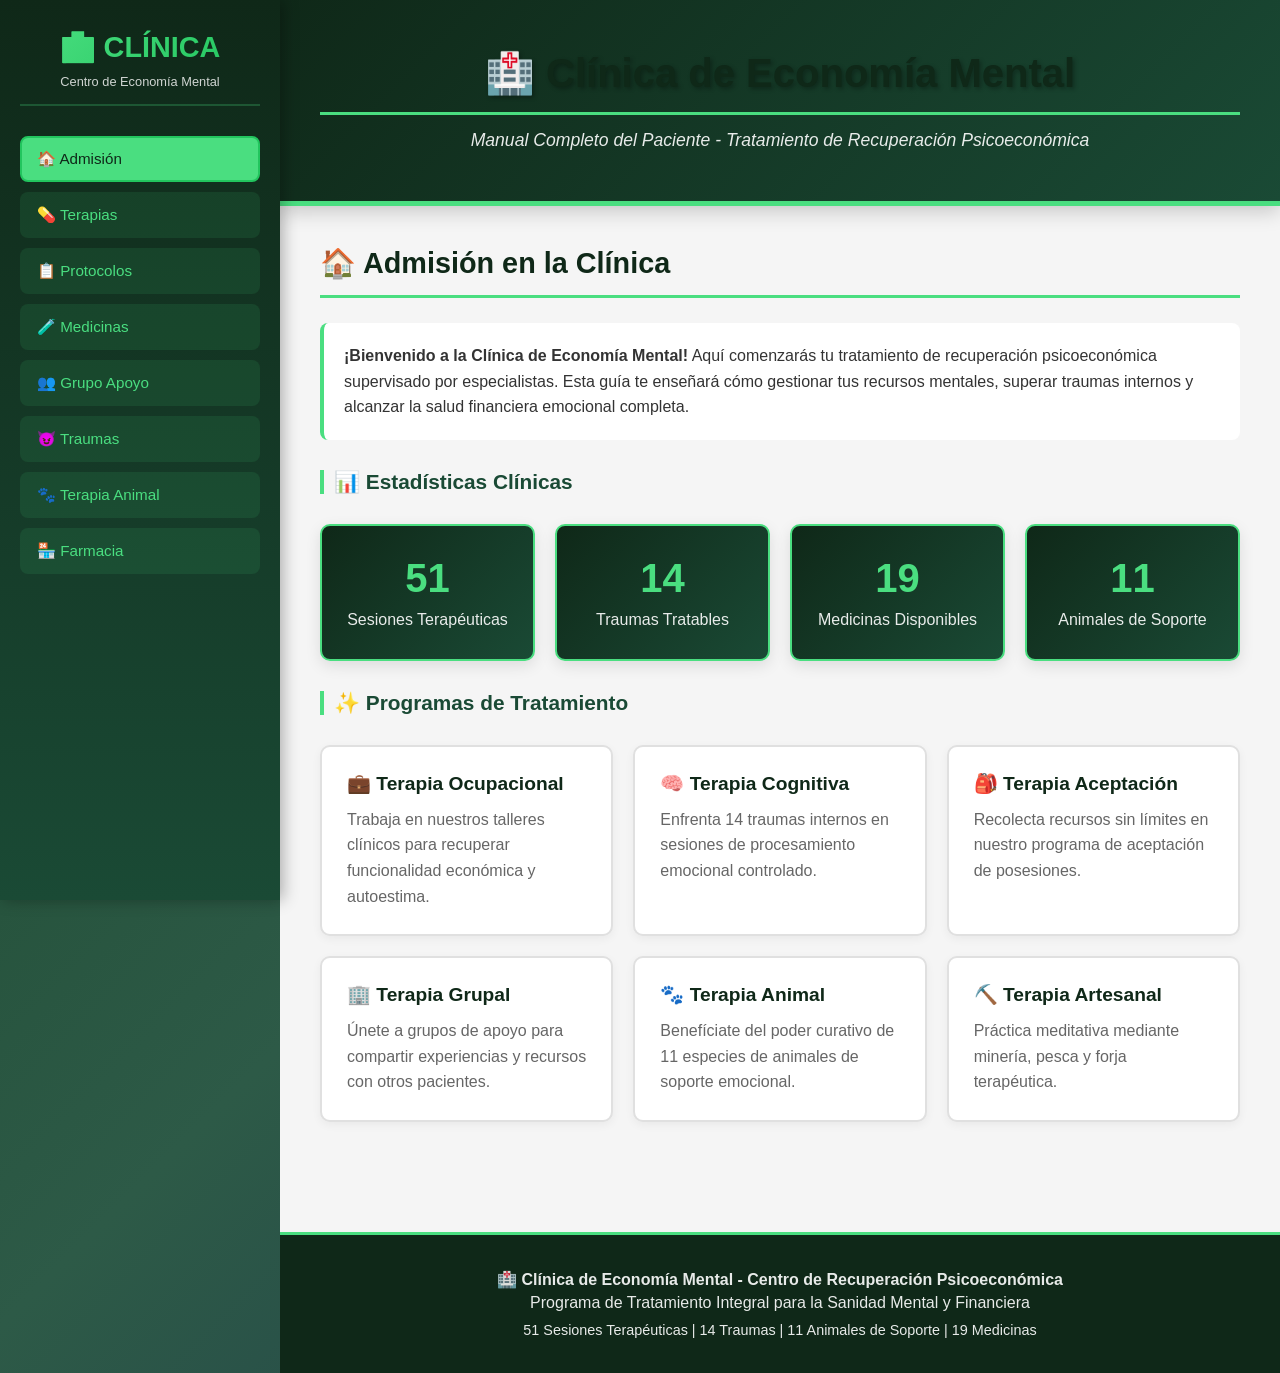
<file: wiki.html>
<!DOCTYPE html>
<html lang="es">
<head>
    <meta charset="UTF-8">
    <meta name="viewport" content="width=device-width, initial-scale=1.0">
    <title>🏥 Clínica de Economía Mental - Manual del Paciente</title>
    <style>
        * {
            margin: 0;
            padding: 0;
            box-sizing: border-box;
        }
        
        body {
            font-family: 'Segoe UI', Tahoma, Geneva, Verdana, sans-serif;
            background: linear-gradient(135deg, #1a472a 0%, #2d5a47 50%, #1f3a4c 100%);
            color: #333;
            min-height: 100vh;
            padding: 0;
        }
        
        .container {
            display: flex;
            min-height: 100vh;
        }
        
        .sidebar {
            width: 280px;
            background: linear-gradient(180deg, #0f2818 0%, #1a4a35 100%);
            color: white;
            padding: 30px 20px;
            position: fixed;
            height: 100vh;
            overflow-y: auto;
            box-shadow: 3px 0 15px rgba(0,0,0,0.3);
        }
        
        .sidebar h1 {
            font-size: 1.8em;
            margin-bottom: 10px;
            text-align: center;
            background: linear-gradient(135deg, #4ade80, #22c55e);
            -webkit-background-clip: text;
            -webkit-text-fill-color: transparent;
            background-clip: text;
        }
        
        .sidebar p {
            text-align: center;
            font-size: 0.8em;
            opacity: 0.8;
            margin-bottom: 30px;
            border-bottom: 2px solid rgba(74, 222, 128, 0.3);
            padding-bottom: 15px;
        }
        
        .sidebar-nav {
            display: flex;
            flex-direction: column;
            gap: 10px;
        }
        
        .sidebar-btn {
            background: rgba(74, 222, 128, 0.1);
            border: 2px solid transparent;
            color: #4ade80;
            padding: 12px 15px;
            border-radius: 8px;
            cursor: pointer;
            font-size: 0.95em;
            transition: all 0.3s;
            text-align: left;
            font-weight: 500;
        }
        
        .sidebar-btn:hover {
            background: rgba(74, 222, 128, 0.2);
            border-color: #4ade80;
            transform: translateX(5px);
        }
        
        .sidebar-btn.active {
            background: #4ade80;
            color: #0f2818;
            border-color: #22c55e;
        }
        
        .main {
            margin-left: 280px;
            flex: 1;
            background: #f5f5f5;
        }
        
        header {
            background: linear-gradient(135deg, #0f2818 0%, #1a4a35 100%);
            color: white;
            padding: 50px 40px;
            text-align: center;
            border-bottom: 5px solid #4ade80;
            box-shadow: 0 5px 20px rgba(0,0,0,0.2);
        }
        
        header h2 {
            font-size: 2.5em;
            margin-bottom: 15px;
            text-shadow: 2px 2px 4px rgba(0,0,0,0.3);
        }
        
        header p {
            font-size: 1.1em;
            opacity: 0.9;
            font-style: italic;
        }
        
        .content {
            padding: 40px;
            max-width: 1200px;
        }
        
        .section {
            display: none;
            animation: fadeIn 0.3s ease-in;
        }
        
        .section.active {
            display: block;
        }
        
        @keyframes fadeIn {
            from {
                opacity: 0;
                transform: translateY(10px);
            }
            to {
                opacity: 1;
                transform: translateY(0);
            }
        }
        
        h2 {
            color: #0f2818;
            margin-bottom: 25px;
            padding-bottom: 15px;
            border-bottom: 3px solid #4ade80;
            font-size: 1.8em;
        }
        
        h3 {
            color: #1a4a35;
            margin-top: 30px;
            margin-bottom: 15px;
            font-size: 1.3em;
            padding-left: 10px;
            border-left: 4px solid #4ade80;
        }
        
        .intro-text {
            background: white;
            padding: 20px;
            border-radius: 8px;
            border-left: 4px solid #4ade80;
            margin-bottom: 20px;
            line-height: 1.6;
        }
        
        .stats-grid {
            display: grid;
            grid-template-columns: repeat(auto-fit, minmax(200px, 1fr));
            gap: 20px;
            margin: 30px 0;
        }
        
        .stat-card {
            background: linear-gradient(135deg, #0f2818 0%, #1a4a35 100%);
            color: white;
            padding: 30px 20px;
            border-radius: 10px;
            text-align: center;
            border: 2px solid #4ade80;
            transition: all 0.3s;
            box-shadow: 0 5px 15px rgba(0,0,0,0.1);
        }
        
        .stat-card:hover {
            transform: translateY(-5px);
            box-shadow: 0 10px 25px rgba(74, 222, 128, 0.2);
        }
        
        .stat-card .number {
            font-size: 2.5em;
            font-weight: bold;
            color: #4ade80;
            margin-bottom: 10px;
        }
        
        .stat-card .label {
            font-size: 1em;
            opacity: 0.9;
        }
        
        .features {
            display: grid;
            grid-template-columns: repeat(auto-fit, minmax(280px, 1fr));
            gap: 20px;
            margin: 30px 0;
        }
        
        .feature-card {
            background: white;
            border: 2px solid #e0e0e0;
            padding: 25px;
            border-radius: 10px;
            transition: all 0.3s;
            box-shadow: 0 3px 10px rgba(0,0,0,0.05);
        }
        
        .feature-card:hover {
            border-color: #4ade80;
            box-shadow: 0 8px 20px rgba(74, 222, 128, 0.15);
            transform: translateY(-3px);
        }
        
        .feature-card h4 {
            color: #0f2818;
            margin-bottom: 12px;
            font-size: 1.2em;
        }
        
        .feature-card p {
            color: #666;
            line-height: 1.6;
        }
        
        .command {
            background: white;
            padding: 18px;
            margin: 15px 0;
            border-left: 4px solid #4ade80;
            border-radius: 6px;
            box-shadow: 0 2px 8px rgba(0,0,0,0.05);
        }
        
        .command strong {
            color: #0f2818;
            font-size: 1.05em;
        }
        
        .command-desc {
            color: #666;
            margin-top: 8px;
            font-size: 0.95em;
            line-height: 1.5;
        }
        
        .alert-box {
            background: linear-gradient(135deg, #fff3cd, #ffe8a1);
            border: 2px solid #ffc107;
            padding: 20px;
            border-radius: 8px;
            margin: 20px 0;
        }
        
        .alert-box strong {
            color: #cc8800;
        }
        
        .highlight {
            background: rgba(74, 222, 128, 0.1);
            padding: 15px;
            border-radius: 6px;
            border-left: 3px solid #4ade80;
            margin: 15px 0;
        }
        
        .boss-grid {
            display: grid;
            grid-template-columns: repeat(auto-fill, minmax(300px, 1fr));
            gap: 20px;
            margin: 20px 0;
        }
        
        .boss-card {
            background: white;
            border: 3px solid #e0e0e0;
            border-radius: 10px;
            padding: 20px;
            box-shadow: 0 3px 10px rgba(0,0,0,0.1);
        }
        
        .boss-card.mini {
            border-color: #4ade80;
        }
        
        .boss-card.boss {
            border-color: #ffc107;
        }
        
        .boss-card.especial {
            border-color: #ff6b6b;
        }
        
        .boss-card h4 {
            color: #0f2818;
            margin-bottom: 12px;
            font-size: 1.2em;
        }
        
        .boss-stat {
            display: flex;
            justify-content: space-between;
            padding: 8px 0;
            border-bottom: 1px solid #eee;
            font-size: 0.95em;
        }
        
        .boss-stat:last-child {
            border-bottom: none;
        }
        
        .boss-stat strong {
            color: #0f2818;
        }
        
        .pet-grid {
            display: grid;
            grid-template-columns: repeat(auto-fill, minmax(250px, 1fr));
            gap: 15px;
            margin: 20px 0;
        }
        
        .pet-card {
            background: white;
            border: 2px solid #e0e0e0;
            border-radius: 8px;
            padding: 15px;
            text-align: center;
        }
        
        .pet-emoji {
            font-size: 3em;
            margin: 10px 0;
        }
        
        .pet-name {
            font-weight: bold;
            color: #0f2818;
            margin-bottom: 5px;
        }
        
        .pet-rarity {
            font-size: 0.9em;
            color: #666;
            margin-bottom: 8px;
        }
        
        .pet-price {
            color: #4ade80;
            font-weight: bold;
            font-size: 1.1em;
        }
        
        .item-grid {
            display: grid;
            grid-template-columns: repeat(auto-fill, minmax(280px, 1fr));
            gap: 15px;
            margin: 20px 0;
        }
        
        .item-card {
            background: white;
            border: 2px solid #e0e0e0;
            border-radius: 8px;
            padding: 15px;
        }
        
        .item-name {
            font-weight: bold;
            color: #0f2818;
            margin-bottom: 8px;
            font-size: 1.05em;
        }
        
        .item-info {
            font-size: 0.9em;
            color: #666;
            margin-bottom: 5px;
        }
        
        .item-effect {
            background: #f9f9f9;
            padding: 8px;
            border-radius: 4px;
            font-size: 0.9em;
            color: #555;
            margin-top: 8px;
        }
        
        .commands-grid {
            display: grid;
            grid-template-columns: repeat(auto-fill, minmax(300px, 1fr));
            gap: 15px;
            margin: 20px 0;
        }
        
        .cmd-card {
            background: white;
            border-left: 4px solid #4ade80;
            border-radius: 6px;
            padding: 15px;
            box-shadow: 0 2px 8px rgba(0,0,0,0.05);
        }
        
        .cmd-name {
            font-weight: bold;
            color: #0f2818;
            font-size: 1.05em;
            margin-bottom: 5px;
        }
        
        .cmd-desc {
            color: #666;
            font-size: 0.9em;
            line-height: 1.5;
        }
        
        footer {
            background: #0f2818;
            color: white;
            padding: 30px;
            text-align: center;
            border-top: 3px solid #4ade80;
            margin-top: 40px;
        }
        
        footer p {
            margin: 5px 0;
            opacity: 0.9;
        }
        
        @media (max-width: 768px) {
            .sidebar {
                position: relative;
                width: 100%;
                height: auto;
                padding: 20px;
                margin-bottom: 20px;
            }
            
            .main {
                margin-left: 0;
            }
            
            .container {
                flex-direction: column;
            }
            
            .sidebar-nav {
                display: grid;
                grid-template-columns: repeat(auto-fit, minmax(100px, 1fr));
            }
            
            header h2 {
                font-size: 1.8em;
            }
            
            .content {
                padding: 20px;
            }
        }
    </style>
</head>
<body>
    <div class="container">
        <!-- SIDEBAR -->
        <div class="sidebar">
            <h1>🏥 CLÍNICA</h1>
            <p>Centro de Economía Mental</p>
            
            <div class="sidebar-nav">
                <button class="sidebar-btn active" onclick="showSection('inicio')">🏠 Admisión</button>
                <button class="sidebar-btn" onclick="showSection('comandos')">💊 Terapias</button>
                <button class="sidebar-btn" onclick="showSection('sistema')">📋 Protocolos</button>
                <button class="sidebar-btn" onclick="showSection('items')">🧪 Medicinas</button>
                <button class="sidebar-btn" onclick="showSection('sociedad')">👥 Grupo Apoyo</button>
                <button class="sidebar-btn" onclick="showSection('bosses')">😈 Traumas</button>
                <button class="sidebar-btn" onclick="showSection('mascotas')">🐾 Terapia Animal</button>
                <button class="sidebar-btn" onclick="showSection('tienda')">🏪 Farmacia</button>
            </div>
        </div>
        
        <!-- MAIN CONTENT -->
        <div class="main">
            <header>
                <h2>🏥 Clínica de Economía Mental</h2>
                <p>Manual Completo del Paciente - Tratamiento de Recuperación Psicoeconómica</p>
            </header>
            
            <div class="content">
                <!-- INICIO -->
                <div id="inicio" class="section active">
                    <h2>🏠 Admisión en la Clínica</h2>
                    
                    <div class="intro-text">
                        <strong>¡Bienvenido a la Clínica de Economía Mental!</strong> 
                        Aquí comenzarás tu tratamiento de recuperación psicoeconómica supervisado por especialistas. 
                        Esta guía te enseñará cómo gestionar tus recursos mentales, superar traumas internos y alcanzar la salud financiera emocional completa.
                    </div>
                    
                    <h3>📊 Estadísticas Clínicas</h3>
                    <div class="stats-grid">
                        <div class="stat-card">
                            <div class="number">51</div>
                            <div class="label">Sesiones Terapéuticas</div>
                        </div>
                        <div class="stat-card">
                            <div class="number">14</div>
                            <div class="label">Traumas Tratables</div>
                        </div>
                        <div class="stat-card">
                            <div class="number">19</div>
                            <div class="label">Medicinas Disponibles</div>
                        </div>
                        <div class="stat-card">
                            <div class="number">11</div>
                            <div class="label">Animales de Soporte</div>
                        </div>
                    </div>
                    
                    <h3>✨ Programas de Tratamiento</h3>
                    <div class="features">
                        <div class="feature-card">
                            <h4>💼 Terapia Ocupacional</h4>
                            <p>Trabaja en nuestros talleres clínicos para recuperar funcionalidad económica y autoestima.</p>
                        </div>
                        <div class="feature-card">
                            <h4>🧠 Terapia Cognitiva</h4>
                            <p>Enfrenta 14 traumas internos en sesiones de procesamiento emocional controlado.</p>
                        </div>
                        <div class="feature-card">
                            <h4>🎒 Terapia Aceptación</h4>
                            <p>Recolecta recursos sin límites en nuestro programa de aceptación de posesiones.</p>
                        </div>
                        <div class="feature-card">
                            <h4>🏢 Terapia Grupal</h4>
                            <p>Únete a grupos de apoyo para compartir experiencias y recursos con otros pacientes.</p>
                        </div>
                        <div class="feature-card">
                            <h4>🐾 Terapia Animal</h4>
                            <p>Benefíciate del poder curativo de 11 especies de animales de soporte emocional.</p>
                        </div>
                        <div class="feature-card">
                            <h4>⛏️ Terapia Artesanal</h4>
                            <p>Práctica meditativa mediante minería, pesca y forja terapéutica.</p>
                        </div>
                    </div>
                </div>
                
                <!-- COMANDOS -->
                <div id="comandos" class="section">
                    <h2>💊 Sesiones Terapéuticas (51 Total)</h2>
                    
                    <h3>📋 Evaluación Psicológica</h3>
                    <div class="commands-grid">
                        <div class="cmd-card">
                            <div class="cmd-name">/profile</div>
                            <div class="cmd-desc">Historial médico, diagnóstico y estado de recuperación</div>
                        </div>
                        <div class="cmd-card">
                            <div class="cmd-name">/inventario</div>
                            <div class="cmd-desc">Ver todas tus posesiones terapéuticas</div>
                        </div>
                    </div>
                    
                    <h3>💰 Terapia de Empleo</h3>
                    <div class="commands-grid">
                        <div class="cmd-card">
                            <div class="cmd-name">/work</div>
                            <div class="cmd-desc">Sesión laboral (receso 10 min)</div>
                        </div>
                        <div class="cmd-card">
                            <div class="cmd-name">/jobs</div>
                            <div class="cmd-desc">Ver empleos de terapia disponibles</div>
                        </div>
                        <div class="cmd-card">
                            <div class="cmd-name">/apply</div>
                            <div class="cmd-desc">Solicitar empleo terapéutico</div>
                        </div>
                        <div class="cmd-card">
                            <div class="cmd-name">/setjob</div>
                            <div class="cmd-desc">Cambiar rol de empleo</div>
                        </div>
                    </div>
                    
                    <h3>🏪 Centro de Recursos</h3>
                    <div class="commands-grid">
                        <div class="cmd-card">
                            <div class="cmd-name">/shop</div>
                            <div class="cmd-desc">Farmacia clínica de medicinas</div>
                        </div>
                        <div class="cmd-card">
                            <div class="cmd-name">/buy</div>
                            <div class="cmd-desc">Comprar medicina específica</div>
                        </div>
                    </div>
                    
                    <h3>⚔️ Terapia de Trauma</h3>
                    <div class="commands-grid">
                        <div class="cmd-card">
                            <div class="cmd-name">/explore</div>
                            <div class="cmd-desc">Exploración del subconsciente (receso 25 seg)</div>
                        </div>
                        <div class="cmd-card">
                            <div class="cmd-name">/fight</div>
                            <div class="cmd-desc">Sesión de confrontación traumática (receso 2 min)</div>
                        </div>
                        <div class="cmd-card">
                            <div class="cmd-name">/bossinfo</div>
                            <div class="cmd-desc">Info del trauma activo</div>
                        </div>
                        <div class="cmd-card">
                            <div class="cmd-name">/rob</div>
                            <div class="cmd-desc">Terapia de confrontación social (receso 5 min)</div>
                        </div>
                        <div class="cmd-card">
                            <div class="cmd-name">/equip</div>
                            <div class="cmd-desc">Equipar instrumento terapéutico</div>
                        </div>
                    </div>
                    
                    <h3>🧪 Gestión de Medicinas</h3>
                    <div class="commands-grid">
                        <div class="cmd-card">
                            <div class="cmd-name">/use</div>
                            <div class="cmd-desc">Administrar medicina</div>
                        </div>
                        <div class="cmd-card">
                            <div class="cmd-name">/repair</div>
                            <div class="cmd-desc">Restaurar instrumento dañado</div>
                        </div>
                    </div>
                    
                    <h3>⛏️ Terapia Artesanal</h3>
                    <div class="commands-grid">
                        <div class="cmd-card">
                            <div class="cmd-name">/minar</div>
                            <div class="cmd-desc">Meditación de extracción (receso 30 seg)</div>
                        </div>
                        <div class="cmd-card">
                            <div class="cmd-name">/pescar</div>
                            <div class="cmd-desc">Terapia acuática (receso 40 seg)</div>
                        </div>
                        <div class="cmd-card">
                            <div class="cmd-name">/forjar</div>
                            <div class="cmd-desc">Crear instrumento terapéutico único</div>
                        </div>
                    </div>
                    
                    <h3>🐾 Programa Animal</h3>
                    <div class="commands-grid">
                        <div class="cmd-card">
                            <div class="cmd-name">/mi-mascota</div>
                            <div class="cmd-desc">Ver animal activo de soporte</div>
                        </div>
                        <div class="cmd-card">
                            <div class="cmd-name">/mis-mascotas</div>
                            <div class="cmd-desc">Ver todos tus animales</div>
                        </div>
                        <div class="cmd-card">
                            <div class="cmd-name">/mascotas-disponibles</div>
                            <div class="cmd-desc">Animales disponibles en terapia</div>
                        </div>
                    </div>
                    
                    <h3>📊 Rankings de Recuperación</h3>
                    <div class="commands-grid">
                        <div class="cmd-card">
                            <div class="cmd-name">/leaderboard</div>
                            <div class="cmd-desc">Ranking de recuperación económica</div>
                        </div>
                        <div class="cmd-card">
                            <div class="cmd-name">/misiones</div>
                            <div class="cmd-desc">Hitos diarios de recuperación</div>
                        </div>
                        <div class="cmd-card">
                            <div class="cmd-name">/completar-mision</div>
                            <div class="cmd-desc">Completar hito terapéutico</div>
                        </div>
                    </div>
                    
                    <h3>📦 Intercambio de Recursos</h3>
                    <div class="commands-grid">
                        <div class="cmd-card">
                            <div class="cmd-name">/ofrecer-trade</div>
                            <div class="cmd-desc">Intercambio mutuo de medicinas</div>
                        </div>
                        <div class="cmd-card">
                            <div class="cmd-name">/mis-trades</div>
                            <div class="cmd-desc">Ver intercambios pendientes</div>
                        </div>
                        <div class="cmd-card">
                            <div class="cmd-name">/vender-item</div>
                            <div class="cmd-desc">Vender medicina al mercado</div>
                        </div>
                        <div class="cmd-card">
                            <div class="cmd-name">/mercado</div>
                            <div class="cmd-desc">Mercado clínico de medicinas</div>
                        </div>
                    </div>
                    
                    <h3>⚔️ Competencia Terapéutica</h3>
                    <div class="commands-grid">
                        <div class="cmd-card">
                            <div class="cmd-name">/desafiar</div>
                            <div class="cmd-desc">Duelo económico con apuesta</div>
                        </div>
                        <div class="cmd-card">
                            <div class="cmd-name">/mis-duelos</div>
                            <div class="cmd-desc">Duelos pendientes</div>
                        </div>
                        <div class="cmd-card">
                            <div class="cmd-name">/aceptar-duel</div>
                            <div class="cmd-desc">Aceptar desafío terapéutico</div>
                        </div>
                    </div>
                    
                    <h3>🏢 Grupos de Apoyo</h3>
                    <div class="commands-grid">
                        <div class="cmd-card">
                            <div class="cmd-name">/crear-club</div>
                            <div class="cmd-desc">Fundar grupo de apoyo</div>
                        </div>
                        <div class="cmd-card">
                            <div class="cmd-name">/unirse-club</div>
                            <div class="cmd-desc">Ingresar a grupo existente</div>
                        </div>
                        <div class="cmd-card">
                            <div class="cmd-name">/club-info</div>
                            <div class="cmd-desc">Información del grupo</div>
                        </div>
                        <div class="cmd-card">
                            <div class="cmd-name">/salir-club</div>
                            <div class="cmd-desc">Abandonar grupo</div>
                        </div>
                        <div class="cmd-card">
                            <div class="cmd-name">/depositar-club</div>
                            <div class="cmd-desc">Contribuir fondos grupales</div>
                        </div>
                        <div class="cmd-card">
                            <div class="cmd-name">/retirar-club</div>
                            <div class="cmd-desc">Retiro de fondos (líder)</div>
                        </div>
                        <div class="cmd-card">
                            <div class="cmd-name">/promover-miembro</div>
                            <div class="cmd-desc">Promover a oficial del grupo</div>
                        </div>
                        <div class="cmd-card">
                            <div class="cmd-name">/expulsar-miembro</div>
                            <div class="cmd-desc">Expulsar del grupo</div>
                        </div>
                        <div class="cmd-card">
                            <div class="cmd-name">/transferir-liderazgo</div>
                            <div class="cmd-desc">Cambiar líder del grupo</div>
                        </div>
                        <div class="cmd-card">
                            <div class="cmd-name">/clubs</div>
                            <div class="cmd-desc">Listar grupos clínicos</div>
                        </div>
                        <div class="cmd-card">
                            <div class="cmd-name">/stats-club</div>
                            <div class="cmd-desc">Estadísticas del grupo</div>
                        </div>
                        <div class="cmd-card">
                            <div class="cmd-name">/upgrades-club</div>
                            <div class="cmd-desc">Ver mejoras grupales</div>
                        </div>
                        <div class="cmd-card">
                            <div class="cmd-name">/comprar-upgrade-club</div>
                            <div class="cmd-desc">Comprar mejora grupal</div>
                        </div>
                    </div>
                    
                    <h3>👨‍⚕️ Administración Clínica</h3>
                    <div class="commands-grid">
                        <div class="cmd-card">
                            <div class="cmd-name">/addmoney</div>
                            <div class="cmd-desc">Beca económica (personal médico)</div>
                        </div>
                        <div class="cmd-card">
                            <div class="cmd-name">/spawnboss</div>
                            <div class="cmd-desc">Activar trauma para sesión (staff)</div>
                        </div>
                        <div class="cmd-card">
                            <div class="cmd-name">/resetcooldown</div>
                            <div class="cmd-desc">Reset de sesiones (personal)</div>
                        </div>
                        <div class="cmd-card">
                            <div class="cmd-name">/setchannel</div>
                            <div class="cmd-desc">Configurar sala de grupos</div>
                        </div>
                        <div class="cmd-card">
                            <div class="cmd-name">/getchannel</div>
                            <div class="cmd-desc">Ver sala de grupos</div>
                        </div>
                        <div class="cmd-card">
                            <div class="cmd-name">/ayuda</div>
                            <div class="cmd-desc">Consultar guía clínica</div>
                        </div>
                    </div>
                </div>
                
                <!-- SISTEMA -->
                <div id="sistema" class="section">
                    <h2>📋 Protocolos Clínicos</h2>
                    
                    <h3>💚 Sistema de Salud Mental</h3>
                    <div class="highlight">
                        <strong>3 vidas psicológicas iniciales.</strong> Una muerte = colapso mental (pierdes TODO). Recupera con XP o medicinas especiales.
                    </div>
                    
                    <h3>🏆 Diagnósticos de Progreso</h3>
                    <div class="command">
                        <strong>Novato (0 XP)</strong> - Ingreso en estado crítico
                    </div>
                    <div class="command">
                        <strong>Enfermo Básico (500 XP)</strong> - Primeras mejoras visibles
                    </div>
                    <div class="command">
                        <strong>Enfermo Avanzado (1500 XP)</strong> - Tratamiento profundo en curso
                    </div>
                    <div class="command">
                        <strong>Enfermo Supremo (3000 XP)</strong> - ¡Alta psicológica completada!
                    </div>
                    
                    <h3>⭐ Clasificación de Potencia</h3>
                    <div class="highlight">
                        ⚪ Ordinaria → 🔵 Especializada → 🟣 Avanzada → 🟠 De máxima potencia → 🔶 Experimental
                    </div>
                </div>
                
                <!-- ITEMS -->
                <div id="items" class="section">
                    <h2>🧪 Medicinas & Instrumentos Terapéuticos</h2>
                    
                    <h3>⚙️ Instrumentos Permanentes</h3>
                    <div class="item-grid">
                        <div class="item-card">
                            <div class="item-name">Fragmento Omega</div>
                            <div class="item-info">Analgésico Supremo 💎</div>
                            <div class="item-effect">Requiere 2 dosis: prepara → 120 alivio</div>
                        </div>
                        <div class="item-card">
                            <div class="item-name">Dragón Slayer</div>
                            <div class="item-info">Antipsicótico 🔶</div>
                            <div class="item-effect">+50% efectividad vs traumas severos</div>
                        </div>
                        <div class="item-card">
                            <div class="item-name">Núcleo Energético</div>
                            <div class="item-info">Estimulante Máximo ⚡</div>
                            <div class="item-effect">Potencia pura y energía sin límites</div>
                        </div>
                    </div>
                    
                    <h3>💊 Medicinas Consumibles</h3>
                    <div class="item-grid">
                        <div class="item-card">
                            <div class="item-name">Poción de Furia Controlada</div>
                            <div class="item-info">Estimulante Psicológico 🟣 | 2500💰</div>
                            <div class="item-effect">+30% agresión terapéutica por sesión</div>
                        </div>
                        <div class="item-card">
                            <div class="item-name">Escudo Mental Mágico</div>
                            <div class="item-info">Protector Psíquico 🔵 | 1800💰</div>
                            <div class="item-effect">Defensa total contra ataque emocional</div>
                        </div>
                        <div class="item-card">
                            <div class="item-name">Néctar de Sanación Antigua</div>
                            <div class="item-info">Cicatrizante Emocional 🟠 | 3500💰</div>
                            <div class="item-effect">Restaura 100 HP mental completo</div>
                        </div>
                        <div class="item-card">
                            <div class="item-name">Bebida de Vida Eterna</div>
                            <div class="item-info">Revitalizante Maestro 🔶 | 5500💰</div>
                            <div class="item-effect">Regenera 1 vida psicológica completa</div>
                        </div>
                        <div class="item-card">
                            <div class="item-name">Danza de Paz Emocional</div>
                            <div class="item-info">Armonizante Raro 🔵 | 3500💰</div>
                            <div class="item-effect">+50% daño terapéutico en próximo turno</div>
                        </div>
                    </div>
                </div>
                
                <!-- SOCIAL -->
                <div id="sociedad" class="section">
                    <h2>👥 Programa de Grupos de Apoyo</h2>
                    
                    <h3>🏫 Beneficios Clínicos</h3>
                    <div class="command">
                        <strong>🏫 Aula Terapéutica (5000💰)</strong>
                        <div class="command-desc">+25% recuperación económica en empleos</div>
                    </div>
                    <div class="command">
                        <strong>🧘 Sala de Meditación Profunda (8000💰)</strong>
                        <div class="command-desc">+30% avance mental por victoria</div>
                    </div>
                    <div class="command">
                        <strong>⚔️ Armería Emocional (10000💰)</strong>
                        <div class="command-desc">+15% poder psicológico en combate</div>
                    </div>
                    <div class="command">
                        <strong>📚 Biblioteca del Conocimiento (6000💰)</strong>
                        <div class="command-desc">+20% éxito cognitivo en desafíos</div>
                    </div>
                    
                    <h3>💰 Regla de Tesorería Grupal</h3>
                    <div class="alert-box">
                        <strong>⚠️ PROTOCOLO CLÍNICO:</strong> Todos los miembros pueden depositar fondos de recuperación. SOLO el líder autorizado puede retirar fondos para compras colectivas.
                    </div>
                </div>
                
                <!-- BOSSES -->
                <div id="bosses" class="section">
                    <h2>😈 Almacén de Traumas (14 Total)</h2>
                    
                    <h3>Traumas Superficiales 🟢 (5)</h3>
                    <div class="boss-grid">
                        <div class="boss-card mini">
                            <h4>🎭 Ansiedad de Goblin</h4>
                            <div class="boss-stat"><strong>Severidad:</strong> 80</div>
                            <div class="boss-stat"><strong>Potencia:</strong> 8</div>
                            <div class="boss-stat"><strong>Tipo:</strong> 🔵 Especializado</div>
                            <div class="boss-stat"><strong>Recompensa:</strong> 150-300💰</div>
                        </div>
                        <div class="boss-card mini">
                            <h4>🪓 Ira del Orco</h4>
                            <div class="boss-stat"><strong>Severidad:</strong> 100</div>
                            <div class="boss-stat"><strong>Potencia:</strong> 10</div>
                            <div class="boss-stat"><strong>Tipo:</strong> 🔵 Especializado</div>
                            <div class="boss-stat"><strong>Recompensa:</strong> 200-350💰</div>
                        </div>
                        <div class="boss-card mini">
                            <h4>🧙 Obsesión de Bruja</h4>
                            <div class="boss-stat"><strong>Severidad:</strong> 70</div>
                            <div class="boss-stat"><strong>Potencia:</strong> 12</div>
                            <div class="boss-stat"><strong>Tipo:</strong> 🟣 Avanzado</div>
                            <div class="boss-stat"><strong>Recompensa:</strong> 250-400💰</div>
                        </div>
                        <div class="boss-card mini">
                            <h4>🤖 Síndrome de Mecha</h4>
                            <div class="boss-stat"><strong>Severidad:</strong> 120</div>
                            <div class="boss-stat"><strong>Potencia:</strong> 15</div>
                            <div class="boss-stat"><strong>Tipo:</strong> 🟣 Avanzado</div>
                            <div class="boss-stat"><strong>Recompensa:</strong> 350-600💰</div>
                        </div>
                        <div class="boss-card mini">
                            <h4>✨ Forma Leve de Savi</h4>
                            <div class="boss-stat"><strong>Severidad:</strong> 150</div>
                            <div class="boss-stat"><strong>Potencia:</strong> 18</div>
                            <div class="boss-stat"><strong>Tipo:</strong> 🟣 Avanzado</div>
                            <div class="boss-stat"><strong>Recompensa:</strong> 450-750💰</div>
                        </div>
                    </div>
                    
                    <h3>Traumas Severos 🟡 (4)</h3>
                    <div class="boss-grid">
                        <div class="boss-card boss">
                            <h4>🐉 Depresión Dragón</h4>
                            <div class="boss-stat"><strong>Severidad:</strong> 300</div>
                            <div class="boss-stat"><strong>Potencia:</strong> 20</div>
                            <div class="boss-stat"><strong>Tipo:</strong> 🟠 Máxima</div>
                            <div class="boss-stat"><strong>Recompensa:</strong> 1200-2500💰</div>
                        </div>
                        <div class="boss-card boss">
                            <h4>💀 Duelo de Esqueleto</h4>
                            <div class="boss-stat"><strong>Severidad:</strong> 250</div>
                            <div class="boss-stat"><strong>Potencia:</strong> 18</div>
                            <div class="boss-stat"><strong>Tipo:</strong> 🟣 Avanzado</div>
                            <div class="boss-stat"><strong>Recompensa:</strong> 1000-1800💰</div>
                        </div>
                        <div class="boss-card boss">
                            <h4>😈 Psicosis del Demonio</h4>
                            <div class="boss-stat"><strong>Severidad:</strong> 280</div>
                            <div class="boss-stat"><strong>Potencia:</strong> 22</div>
                            <div class="boss-stat"><strong>Tipo:</strong> 🟠 Máxima</div>
                            <div class="boss-stat"><strong>Recompensa:</strong> 1400-3000💰</div>
                        </div>
                        <div class="boss-card boss">
                            <h4>👑 Savi Forma Crítica</h4>
                            <div class="boss-stat"><strong>Severidad:</strong> 350</div>
                            <div class="boss-stat"><strong>Potencia:</strong> 28</div>
                            <div class="boss-stat"><strong>Tipo:</strong> 🟠 Máxima</div>
                            <div class="boss-stat"><strong>Recompensa:</strong> 2300-4200💰</div>
                        </div>
                    </div>
                    
                    <h3>Traumas Críticos 🔴 (5)</h3>
                    <div class="boss-grid">
                        <div class="boss-card especial">
                            <h4>🧠 Psicólogo Perturbado</h4>
                            <div class="boss-stat"><strong>Severidad:</strong> 350</div>
                            <div class="boss-stat"><strong>Potencia:</strong> 25</div>
                            <div class="boss-stat"><strong>Tipo:</strong> 🔶 Experimental</div>
                            <div class="boss-stat"><strong>Recompensa:</strong> 3500-6000💰</div>
                        </div>
                        <div class="boss-card especial">
                            <h4>👨‍⚕️ Médico Siniestro</h4>
                            <div class="boss-stat"><strong>Severidad:</strong> 320</div>
                            <div class="boss-stat"><strong>Potencia:</strong> 28</div>
                            <div class="boss-stat"><strong>Tipo:</strong> 🔶 Experimental</div>
                            <div class="boss-stat"><strong>Recompensa:</strong> 3000-5500💰</div>
                        </div>
                        <div class="boss-card especial">
                            <h4>⚕️ Enfermera Despiadada</h4>
                            <div class="boss-stat"><strong>Severidad:</strong> 400</div>
                            <div class="boss-stat"><strong>Potencia:</strong> 30</div>
                            <div class="boss-stat"><strong>Tipo:</strong> 🔶 Experimental</div>
                            <div class="boss-stat"><strong>Recompensa:</strong> 4500-7000💰</div>
                        </div>
                        <div class="boss-card especial">
                            <h4>🎩 Director del Caos Total</h4>
                            <div class="boss-stat"><strong>Severidad:</strong> 500</div>
                            <div class="boss-stat"><strong>Potencia:</strong> 35</div>
                            <div class="boss-stat"><strong>Tipo:</strong> 🔶 Experimental</div>
                            <div class="boss-stat"><strong>Recompensa:</strong> 6000-10000💰</div>
                        </div>
                        <div class="boss-card especial">
                            <h4>✨ Fino - La Verdad Última</h4>
                            <div class="boss-stat"><strong>Severidad:</strong> 600</div>
                            <div class="boss-stat"><strong>Potencia:</strong> 40</div>
                            <div class="boss-stat"><strong>Tipo:</strong> 🔶 Experimental</div>
                            <div class="boss-stat"><strong>Recompensa:</strong> 9000-15000💰</div>
                        </div>
                    </div>
                </div>
                
                <!-- MASCOTAS -->
                <div id="mascotas" class="section">
                    <h2>🐾 Programas de Terapia Animal (11 Especies)</h2>
                    
                    <h3>⚪ Animales Básicos (500💰)</h3>
                    <div class="pet-grid">
                        <div class="pet-card">
                            <div class="pet-emoji">🐕</div>
                            <div class="pet-name">Perro de Apoyo</div>
                            <div class="pet-rarity">⚪ Ordinario | Valor: 5</div>
                        </div>
                        <div class="pet-card">
                            <div class="pet-emoji">🐱</div>
                            <div class="pet-name">Gato Terapéutico</div>
                            <div class="pet-rarity">⚪ Ordinario | Valor: 5</div>
                        </div>
                        <div class="pet-card">
                            <div class="pet-emoji">🐶</div>
                            <div class="pet-name">Cachorro Emocional</div>
                            <div class="pet-rarity">⚪ Ordinario | Valor: 5</div>
                        </div>
                        <div class="pet-card">
                            <div class="pet-emoji">🦜</div>
                            <div class="pet-name">Loro Comunicador</div>
                            <div class="pet-rarity">⚪ Ordinario | Valor: 5</div>
                        </div>
                    </div>
                    
                    <h3>🔵 Animales Especializados (2500💰)</h3>
                    <div class="pet-grid">
                        <div class="pet-card">
                            <div class="pet-emoji">🐰</div>
                            <div class="pet-name">Conejo de Paz</div>
                            <div class="pet-rarity">🔵 Especializado | Valor: 12</div>
                        </div>
                        <div class="pet-card">
                            <div class="pet-emoji">🐹</div>
                            <div class="pet-name">Hámster Calmante</div>
                            <div class="pet-rarity">🔵 Especializado | Valor: 12</div>
                        </div>
                    </div>
                    
                    <h3>🟣 Animales Avanzados (10000💰)</h3>
                    <div class="pet-grid">
                        <div class="pet-card">
                            <div class="pet-emoji">🐉</div>
                            <div class="pet-name">Dragón Protector</div>
                            <div class="pet-rarity">🟣 Avanzado | Valor: 25</div>
                        </div>
                        <div class="pet-card">
                            <div class="pet-emoji">🔥</div>
                            <div class="pet-name">Fénix Regenerador</div>
                            <div class="pet-rarity">🟣 Avanzado | Valor: 25</div>
                        </div>
                    </div>
                    
                    <h3>🟠 Animales Legendarios (50000💰)</h3>
                    <div class="pet-grid">
                        <div class="pet-card">
                            <div class="pet-emoji">✨</div>
                            <div class="pet-name">Saviteto Místico</div>
                            <div class="pet-rarity">🟠 Legendario | Valor: 50</div>
                        </div>
                        <div class="pet-card">
                            <div class="pet-emoji">💎</div>
                            <div class="pet-name">Finopeluche Divino</div>
                            <div class="pet-rarity">🟠 Legendario | Valor: 50</div>
                        </div>
                        <div class="pet-card">
                            <div class="pet-emoji">👑</div>
                            <div class="pet-name">Mechones Soberano</div>
                            <div class="pet-rarity">🟠 Legendario | Valor: 50</div>
                        </div>
                    </div>
                </div>
                
                <!-- TIENDA -->
                <div id="tienda" class="section">
                    <h2>🏪 Farmacia Clínica (19 Medicinas)</h2>
                    
                    <h3>⚪ Medicinas Ordinarias</h3>
                    <div class="item-grid">
                        <div class="item-card">
                            <div class="item-name">Teléfono de Emergencia</div>
                            <div class="item-info">⚪ Ordinario | 200💰</div>
                            <div class="item-effect">Auxilio en minijuegos terapéuticos</div>
                        </div>
                        <div class="item-card">
                            <div class="item-name">Linterna Mental</div>
                            <div class="item-info">⚪ Ordinario | 100💰</div>
                            <div class="item-effect">Revela descubrimientos ocultos</div>
                        </div>
                        <div class="item-card">
                            <div class="item-name">Kit de Reparación Emocional</div>
                            <div class="item-info">⚪ Ordinario | 200💰</div>
                            <div class="item-effect">Restaura instrumentos dañados</div>
                        </div>
                        <div class="item-card">
                            <div class="item-name">Huevo Mascota Común</div>
                            <div class="item-info">⚪ Ordinario | 400💰</div>
                            <div class="item-effect">Genera animal de soporte ordinario</div>
                        </div>
                    </div>
                    
                    <h3>🔵 Medicinas Especializadas</h3>
                    <div class="item-grid">
                        <div class="item-card">
                            <div class="item-name">Animal de Apoyo Chihuahua</div>
                            <div class="item-info">🔵 Especializado | 600💰</div>
                            <div class="item-effect">Mascota para combate emocional</div>
                        </div>
                        <div class="item-card">
                            <div class="item-name">Escudo Mágico Psíquico</div>
                            <div class="item-info">🔵 Especializado | 1800💰</div>
                            <div class="item-effect">Protección total emocional</div>
                        </div>
                        <div class="item-card">
                            <div class="item-name">Bastón de Poder Mental</div>
                            <div class="item-info">🔵 Especializado | 6500💰</div>
                            <div class="item-effect">Potencia en conflictos</div>
                        </div>
                        <div class="item-card">
                            <div class="item-name">Danza Emocional de Saviteto</div>
                            <div class="item-info">🔵 Especializado | 3500💰</div>
                            <div class="item-effect">+50% poder psicológico</div>
                        </div>
                        <div class="item-card">
                            <div class="item-name">Huevo Mascota Especializado</div>
                            <div class="item-info">🔵 Especializado | 1800💰</div>
                            <div class="item-effect">Animal de soporte mejorado</div>
                        </div>
                    </div>
                    
                    <h3>🟣 Medicinas Avanzadas</h3>
                    <div class="item-grid">
                        <div class="item-card">
                            <div class="item-name">Paquete Peluches Fino Supreme</div>
                            <div class="item-info">🟣 Avanzado | 8000💰</div>
                            <div class="item-effect">Recupera 50 HP mental</div>
                        </div>
                        <div class="item-card">
                            <div class="item-name">Doblador de Dinero Mecha</div>
                            <div class="item-info">🟣 Avanzado | 900💰</div>
                            <div class="item-effect">Dobla ganancias 1 hora</div>
                        </div>
                        <div class="item-card">
                            <div class="item-name">Poción de Furia Controlada</div>
                            <div class="item-info">🟣 Avanzado | 2500💰</div>
                            <div class="item-effect">+30% potencia en combate</div>
                        </div>
                        <div class="item-card">
                            <div class="item-name">Mecha Enojado Armado</div>
                            <div class="item-info">🟣 Avanzado | 1200💰</div>
                            <div class="item-effect">Arma suprema de poder</div>
                        </div>
                        <div class="item-card">
                            <div class="item-name">Llave Maestra Psíquica</div>
                            <div class="item-info">🟣 Avanzado | 1500💰</div>
                            <div class="item-effect">Desbloquea potenciales ocultos</div>
                        </div>
                        <div class="item-card">
                            <div class="item-name">Huevo Mascota Avanzado</div>
                            <div class="item-info">🟣 Avanzado | 7000💰</div>
                            <div class="item-effect">Animal de soporte avanzado</div>
                        </div>
                    </div>
                    
                    <h3>🟠 Medicinas de Máxima Potencia</h3>
                    <div class="item-grid">
                        <div class="item-card">
                            <div class="item-name">Néctar Antiguo de Sanación</div>
                            <div class="item-info">🟠 Máxima | 3500💰</div>
                            <div class="item-effect">Restaura 100 HP completo</div>
                        </div>
                        <div class="item-card">
                            <div class="item-name">Huevo Legendario Supremo</div>
                            <div class="item-info">🟠 Máxima | 35000💰</div>
                            <div class="item-effect">Animal legendario garantizado</div>
                        </div>
                    </div>
                    
                    <h3>🔶 Medicinas Experimentales</h3>
                    <div class="item-grid">
                        <div class="item-card">
                            <div class="item-name">Bebida de Vida Eterna</div>
                            <div class="item-info">🔶 Experimental | 5500💰</div>
                            <div class="item-effect">Regenera 1 vida completa</div>
                        </div>
                    </div>
                </div>
            </div>
            
            <footer>
                <p>🏥 <strong>Clínica de Economía Mental - Centro de Recuperación Psicoeconómica</strong></p>
                <p>Programa de Tratamiento Integral para la Sanidad Mental y Financiera</p>
                <p style="margin-top: 10px; font-size: 0.9em;">51 Sesiones Terapéuticas | 14 Traumas | 11 Animales de Soporte | 19 Medicinas</p>
            </footer>
        </div>
    </div>
    
    <script>
        function showSection(sectionId) {
            const sections = document.querySelectorAll('.section');
            sections.forEach(section => {
                section.classList.remove('active');
            });
            
            const buttons = document.querySelectorAll('.sidebar-btn');
            buttons.forEach(btn => {
                btn.classList.remove('active');
            });
            
            document.getElementById(sectionId).classList.add('active');
            event.target.classList.add('active');
            window.scrollTo(0, 0);
        }
    </script>
</body>
</html>
</file>
